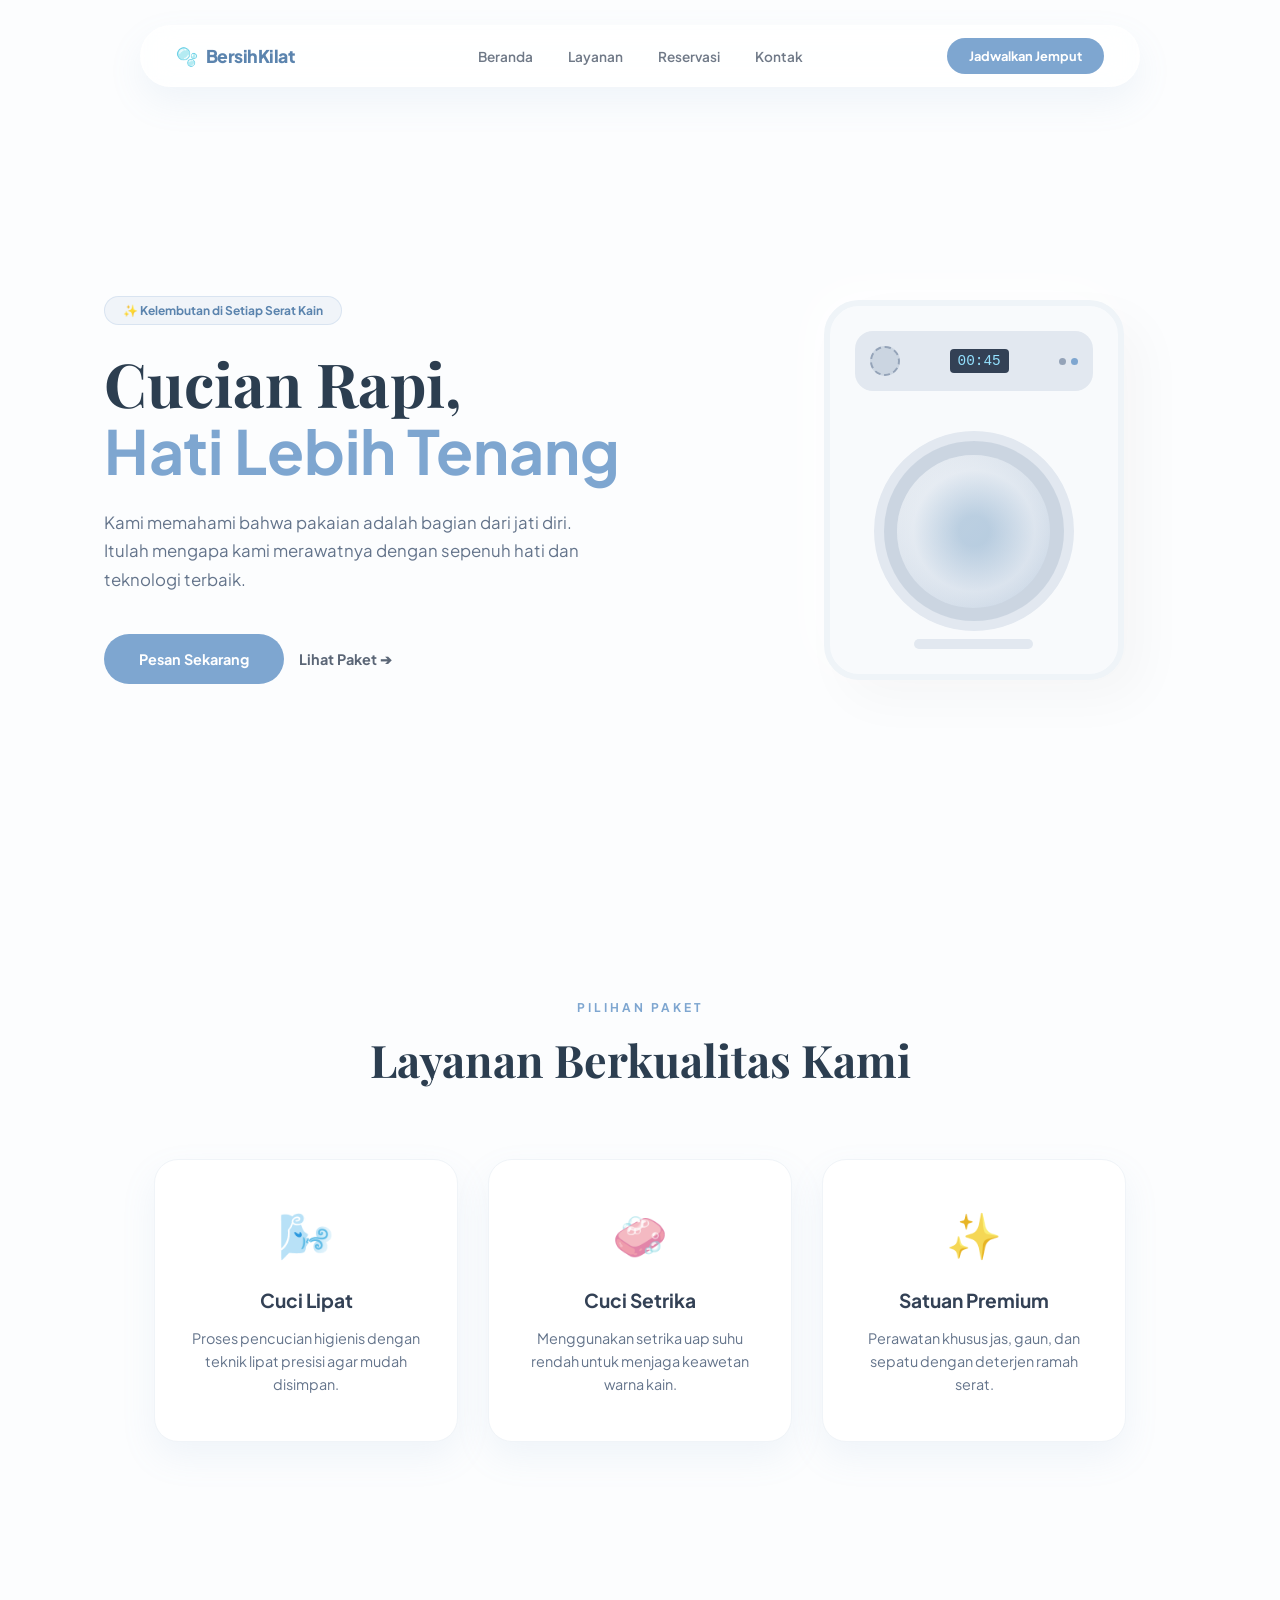
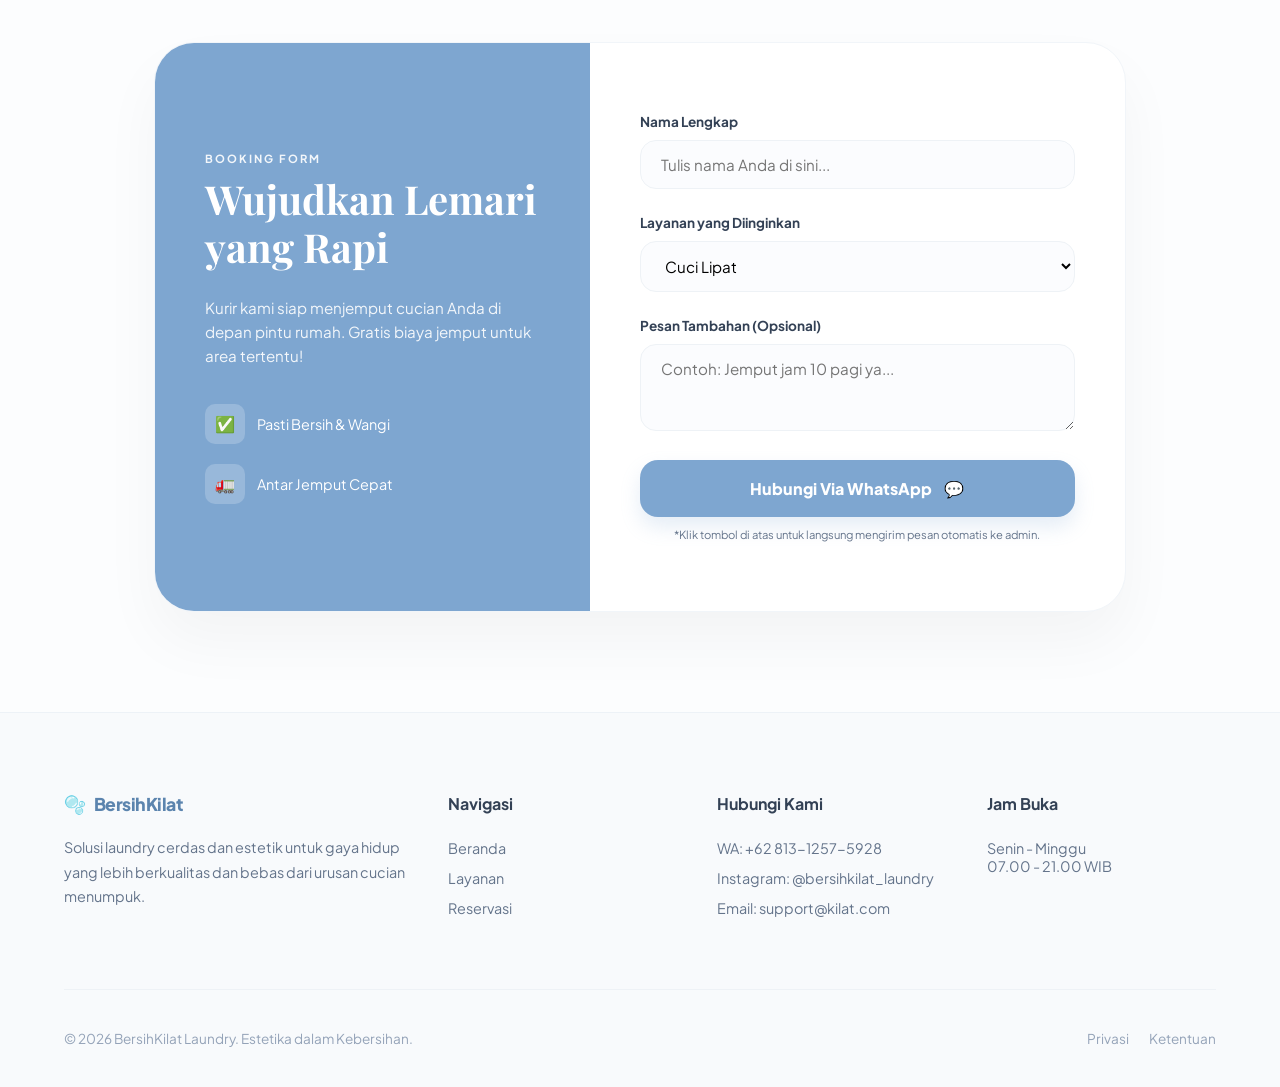
<file: laundry/index.html>
<!DOCTYPE html>
<html lang="id">
<head>
  <meta charset="UTF-8" />
  <meta name="viewport" content="width=device-width, initial-scale=1.0"/>
  <title>BersihKilat Laundry | Premium & Calm</title>
  

  <link href="https://fonts.googleapis.com/css2?family=Plus+Jakarta+Sans:wght@300;400;500;600;700;800&family=Playfair+Display:wght@700;900&display=swap" rel="stylesheet"/>
  <link rel="stylesheet" href="style.css">
  <style>
    
  </style>
</head>
<body>

  <header>
    <div class="logo">
      <span>🫧</span>
      <span>BersihKilat</span>
    </div>
    <nav>
      <a href="#home">Beranda</a>
      <a href="#layanan">Layanan</a>
      <a href="#reservasi">Reservasi</a>
      <a href="#kontak">Kontak</a>
    </nav>
    <a href="#reservasi" class="btn-nav">Jadwalkan Jemput</a>
  </header>


  <section class="hero" id="home">
    <div class="hero-content">
      <span class="hero-tag">✨ Kelembutan di Setiap Serat Kain</span>
      <h1>Cucian Rapi,<br/><span>Hati Lebih Tenang</span></h1>
      <p class="hero-sub">Kami memahami bahwa pakaian adalah bagian dari jati diri. Itulah mengapa kami merawatnya dengan sepenuh hati dan teknologi terbaik.</p>
      
      <div style="display:flex; gap:15px; margin-top:10px;">
        <a href="#reservasi" class="btn-nav" style="padding:16px 35px; font-size:0.9rem;">Pesan Sekarang</a>
        <a href="#layanan" style="text-decoration:none; color:var(--text-dark); font-weight:700; display:flex; align-items:center; gap:8px; font-size:0.9rem; opacity:0.8;">Lihat Paket ➔</a>
      </div>
    </div>

    <div class="hero-image">
      <div class="machine-wrap">
        <div class="machine-panel">
          <div class="knob"></div>
          <div class="led-display"></div>
          <div style="display:flex; gap:5px;">
            <div style="width:7px; height:7px; border-radius:50%; background:#94a3b8;"></div>
            <div style="width:7px; height:7px; border-radius:50%; background:#7ea6d0;"></div>
          </div>
        </div>
        <div class="machine-door">
          <div class="door-glass">
            <div class="clothes-spin"></div>
          </div>
        </div>
        <div style="margin-top:auto; height:10px; background:#e2e8f0; border-radius:10px; width:50%; align-self:center;"></div>
      </div>
    </div>
  </section>


  <section id="layanan">
    <div class="section-header">
      <span class="section-tag">Pilihan Paket</span>
      <h2>Layanan Berkualitas Kami</h2>
    </div>
    <div class="cards">
      <div class="card">
        <span class="card-icon">🌬️</span>
        <h3>Cuci Lipat</h3>
        <p>Proses pencucian higienis dengan teknik lipat presisi agar mudah disimpan.</p>
      </div>
      <div class="card">
        <span class="card-icon">🧼</span>
        <h3>Cuci Setrika</h3>
        <p>Menggunakan setrika uap suhu rendah untuk menjaga keawetan warna kain.</p>
      </div>
      <div class="card">
        <span class="card-icon">✨</span>
        <h3>Satuan Premium</h3>
        <p>Perawatan khusus jas, gaun, dan sepatu dengan deterjen ramah serat.</p>
      </div>
    </div>
  </section>

 
  <section id="reservasi">
    <div class="reservasi-container">
      <div class="reservasi-info">
        <span style="font-weight:700; text-transform:uppercase; letter-spacing:2px; font-size:0.7rem; opacity:0.9; margin-bottom:10px; display:block;">Booking Form</span>
        <h2>Wujudkan Lemari yang Rapi</h2>
        <p style="margin-bottom:35px; opacity:0.9; line-height:1.6; font-size:0.95rem;">Kurir kami siap menjemput cucian Anda di depan pintu rumah. Gratis biaya jemput untuk area tertentu!</p>
        <div style="display:flex; flex-direction:column; gap:20px;">
          <div style="display:flex; align-items:center; gap:12px;">
            <div style="width:40px; height:40px; background:rgba(255,255,255,0.2); border-radius:10px; display:flex; align-items:center; justify-content:center;">✅</div>
            <span style="font-size:0.9rem;">Pasti Bersih & Wangi</span>
          </div>
          <div style="display:flex; align-items:center; gap:12px;">
            <div style="width:40px; height:40px; background:rgba(255,255,255,0.2); border-radius:10px; display:flex; align-items:center; justify-content:center;">🚛</div>
            <span style="font-size:0.9rem;">Antar Jemput Cepat</span>
          </div>
        </div>
      </div>
      
      <div class="reservasi-form">
       
        <form action="https://wa.me/6281312575928" method="GET" target="_blank">
    
          <input type="hidden" name="text" value="Halo, ini mau laundry berapa kg, boleh tanya-tanya ya?">
          
          <div class="form-group">
            <label>Nama Lengkap</label>
            <input type="text" placeholder="Tulis nama Anda di sini..." required />
          </div>
          <div class="form-group">
            <label>Layanan yang Diinginkan</label>
            <select>
              <option value="Cuci Lipat">Cuci Lipat</option>
              <option value="Cuci Setrika">Cuci Setrika</option>
              <option value="Premium Satuan">Premium Satuan</option>
            </select>
          </div>
          <div class="form-group">
            <label>Pesan Tambahan (Opsional)</label>
            <textarea rows="3" placeholder="Contoh: Jemput jam 10 pagi ya..."></textarea>
          </div>
          <button type="submit" class="btn-submit">
            <span>Hubungi Via WhatsApp</span>
            <span>💬</span>
          </button>
          <p style="font-size: 0.7rem; color: var(--text-gray); margin-top: 10px; text-align: center;">
            *Klik tombol di atas untuk langsung mengirim pesan otomatis ke admin.
          </p>
        </form>
      </div>
    </div>
  </section>


  <footer>
    <div class="footer-grid">
      <div class="footer-brand">
        <div class="logo">
          <span>🫧</span>
          <span>BersihKilat</span>
        </div>
        <p>Solusi laundry cerdas dan estetik untuk gaya hidup yang lebih berkualitas dan bebas dari urusan cucian menumpuk.</p>
      </div>
      <div class="footer-links">
        <h4>Navigasi</h4>
        <a href="#home">Beranda</a>
        <a href="#layanan">Layanan</a>
        <a href="#reservasi">Reservasi</a>
      </div>
      <div class="footer-links">
        <h4>Hubungi Kami</h4>
        <a href="https://wa.me/6281312575928">WA: +62 813-1257-5928</a>
        <a href="#">Instagram: @bersihkilat_laundry</a>
        <a href="#">Email: support@kilat.com</a>
      </div>
      <div class="footer-links">
        <h4>Jam Buka</h4>
        <p style="color:var(--text-gray); font-size:0.9rem;">Senin - Minggu<br>07.00 - 21.00 WIB</p>
      </div>
    </div>
    <div class="footer-bottom">
      <p>© 2026 BersihKilat Laundry. Estetika dalam Kebersihan.</p>
      <div style="display:flex; gap:20px;">
        <p>Privasi</p>
        <p>Ketentuan</p>
      </div>
    </div>
  </footer>

</body>
</html>
</file>
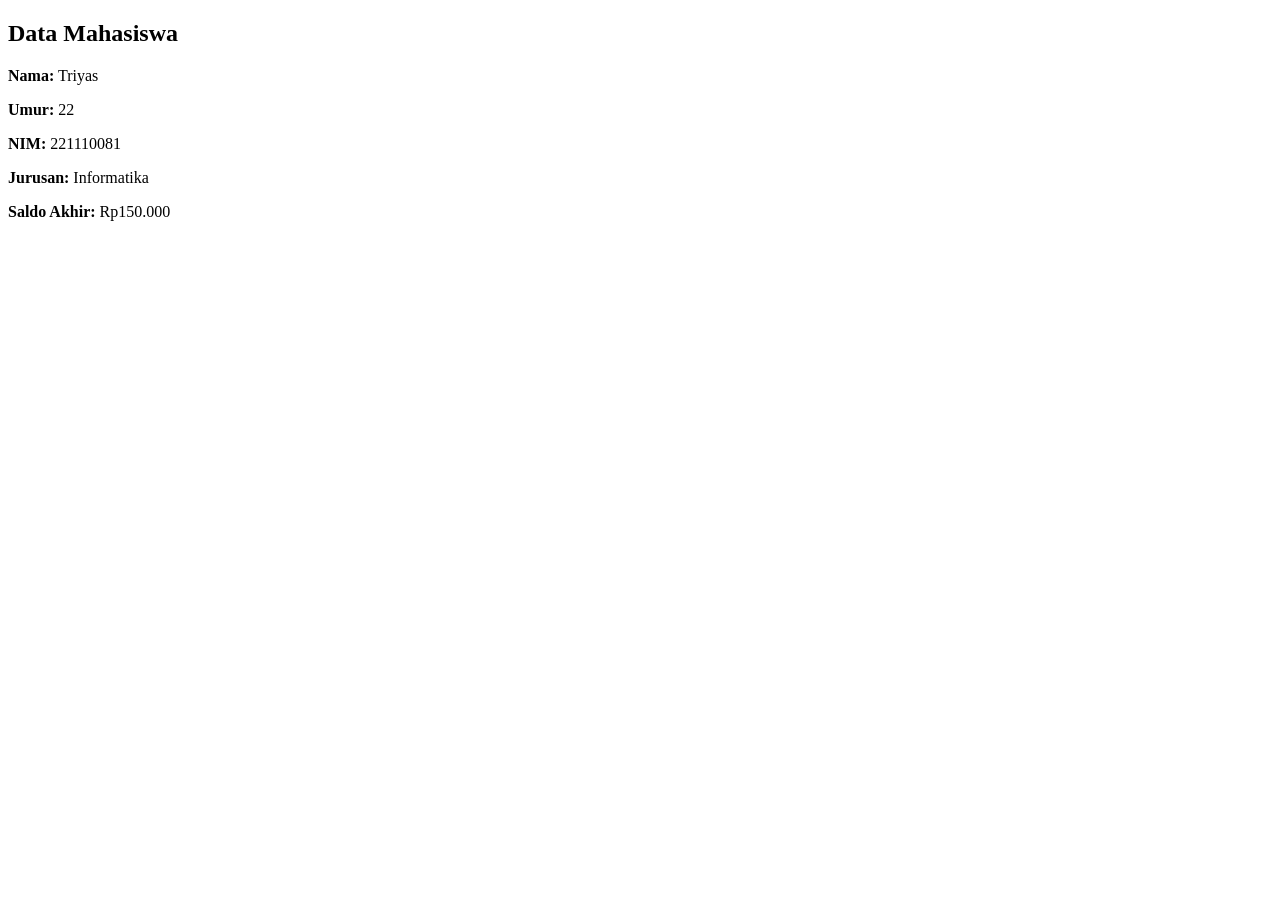
<file: p9/index.html>
<!DOCTYPE html>
<html lang="en">
<head>
    <meta charset="UTF-8">
    <meta name="viewport" content="width=device-width, initial-scale=1">
    <title>Mahasiswa</title>
</head>
<body>
    <div id="output"></div>
   <script type="module" src="app.js"></script>
</body>
</html>
</file>
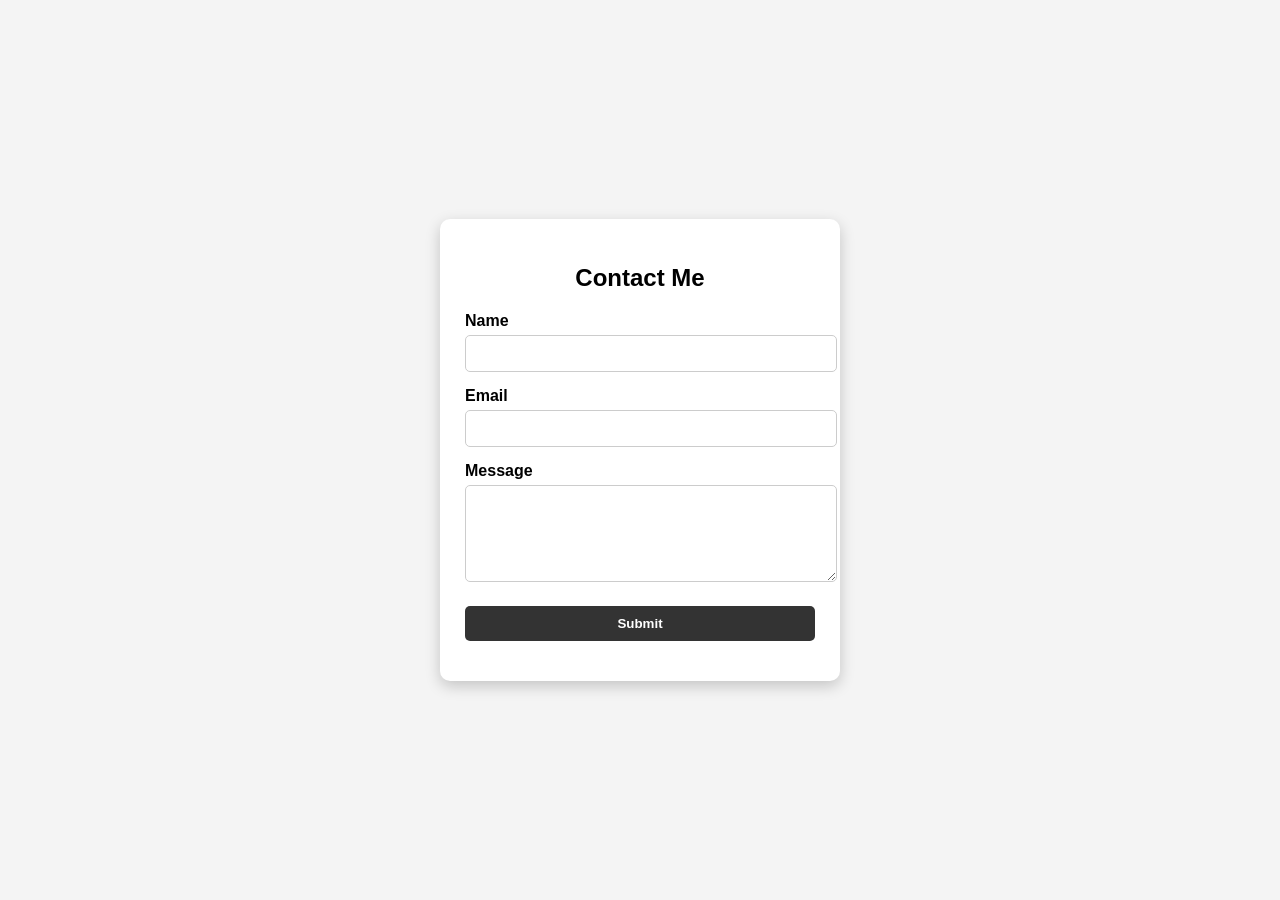
<file: form.html>
<!DOCTYPE html>
<html lang="en">
<head>
    <meta charset="UTF-8">
    <meta name="viewport" content="width=device-width, initial-scale=1.0">
    <title>Contact Me</title>

    <style>
        body {
            font-family: Arial, sans-serif;
            background: #f4f4f4;
            display: flex;
            justify-content: center;
            align-items: center;
            height: 100vh;
            margin: 0;
        }

        .form-container {
            background: white;
            padding: 25px;
            border-radius: 10px;
            width: 350px;
            box-shadow: 0 5px 15px rgba(0,0,0,0.2);
        }

        h2 {
            text-align: center;
            margin-bottom: 20px;
        }

        label {
            font-weight: bold;
        }

        input, textarea {
            width: 100%;
            padding: 10px;
            margin-top: 5px;
            margin-bottom: 15px;
            border: 1px solid #ccc;
            border-radius: 5px;
        }

        input:focus, textarea:focus {
            border-color: #333;
            outline: none;
        }

        input[type="submit"] {
            background: #333;
            color: white;
            border: none;
            cursor: pointer;
            font-weight: bold;
        }

        input[type="submit"]:hover {
            background: #555;
        }
    </style>
</head>

<body>

    <div class="form-container">
        <h2>Contact Me</h2>

        <form action="/submit" method="post">

            <label for="name">Name</label>
            <input type="text" id="name" name="name" required>

            <label for="email">Email</label>
            <input type="email" id="email" name="email" required>

            <label for="message">Message</label>
            <textarea id="message" name="message" rows="5" required></textarea>

            <input type="submit" value="Submit">

        </form>
    </div>

</body>
</html>
</file>
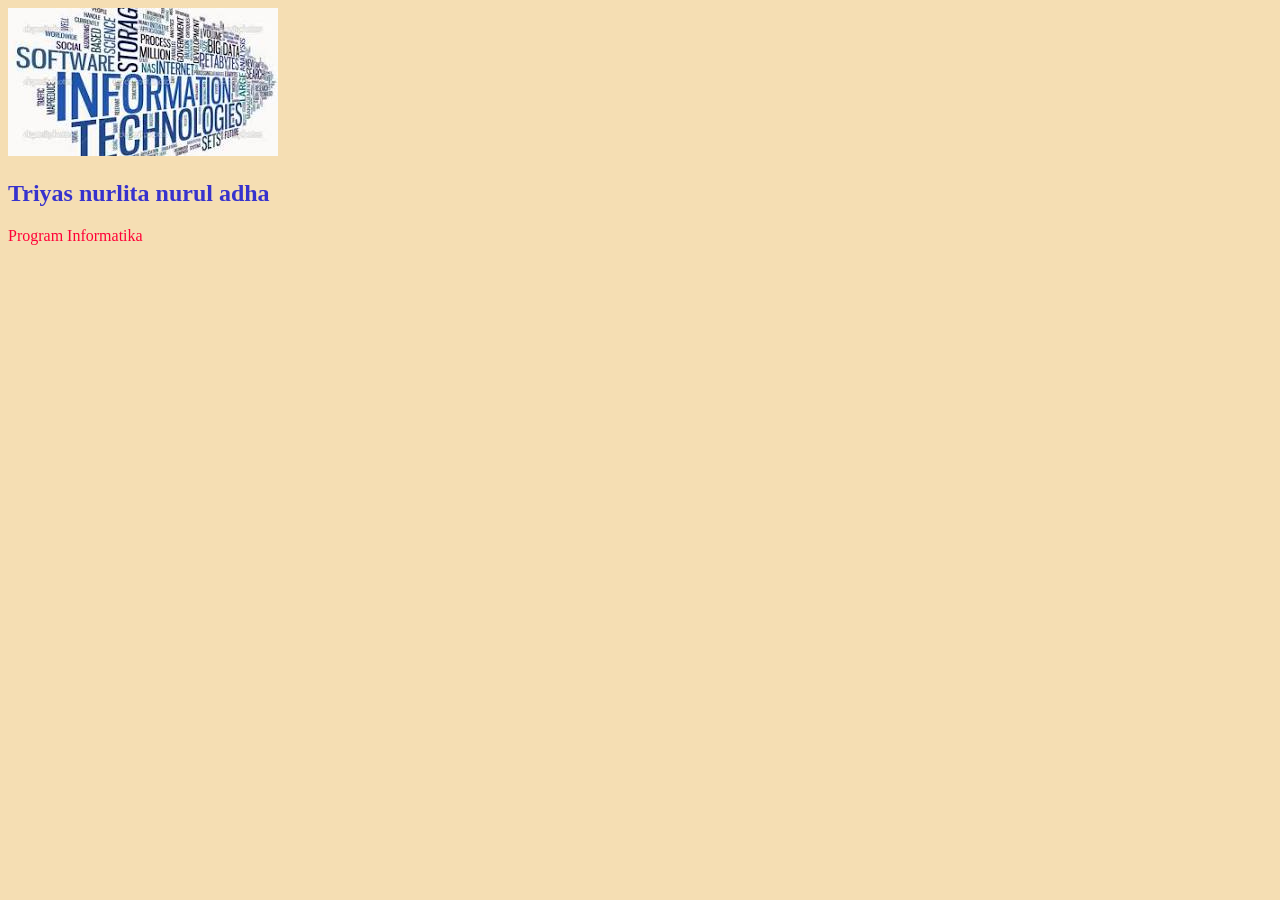
<file: inlinecss.html>
<!DOCTYPE html>
<html lang="en">
<head>
    <meta charset="UTF-8">
    <meta name="viewport" content="width=device-width, initial-scale=1.0">
    <title>Document</title>
</head>
<body style="background-color: wheat;">

    <img src="[data-uri]"/>

    <h2 style="color: rgb(55, 50, 205);">Triyas nurlita nurul adha</h2>

    <p style="color: rgb(255, 0, 55);">Program Informatika</p>

</body>
</html>
</file>
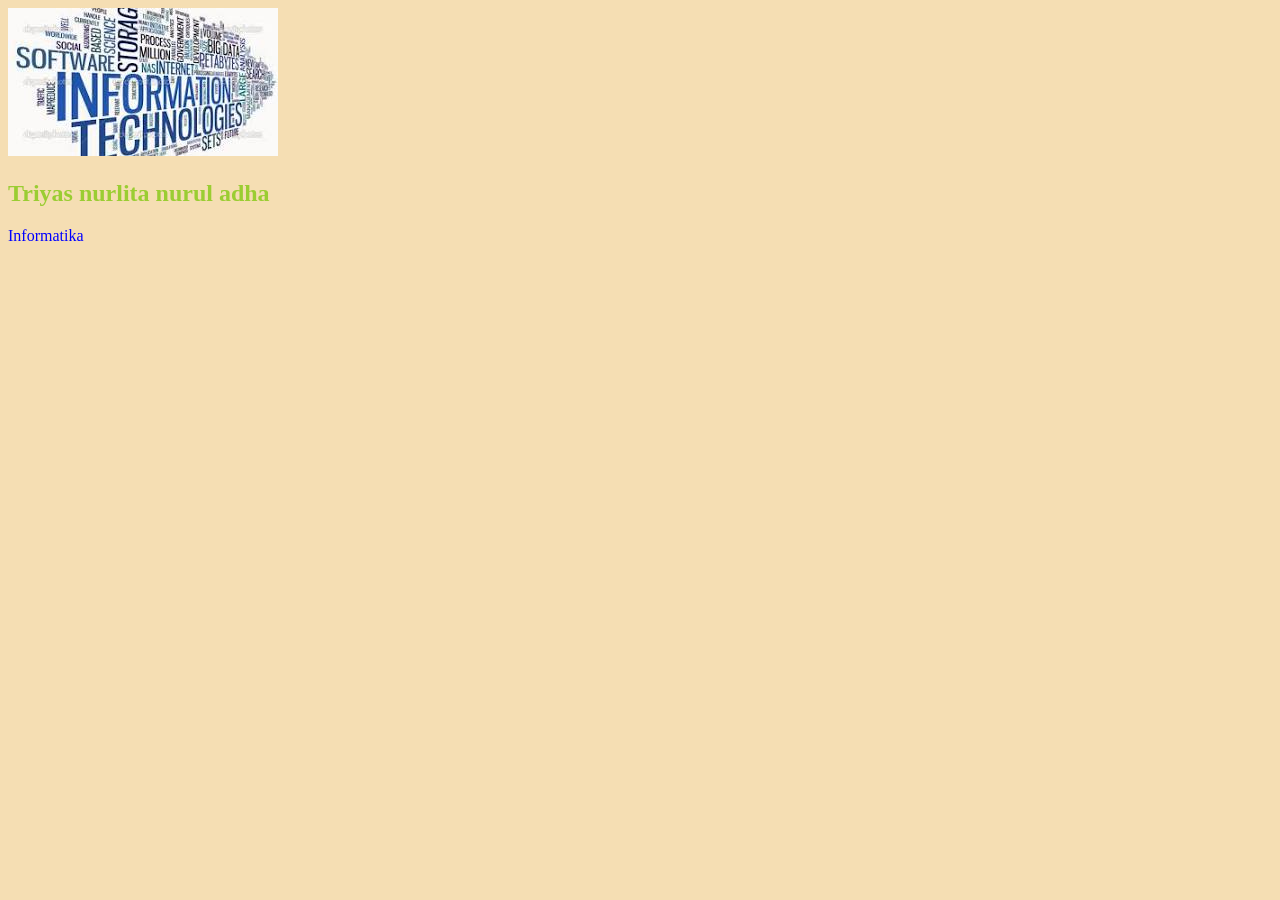
<file: internalcss.html>
<!DOCTYPE html>
<html lang="en">
<head>
    <meta charset="UTF-8">
    <meta name="viewport" content="width=device-width, initial-scale=1.0">
    <title>internalcss</title>

    <style>
        body {
            background-color: wheat;
        }
        h2 {
            color: yellowgreen;
        }
        p {
            color: blue;
        }
    </style>

</head>
<body>

    <img src="[data-uri]"/>
    <h2>Triyas nurlita nurul adha</h2>
    <p>Informatika</p>

</body>
</html>
</file>
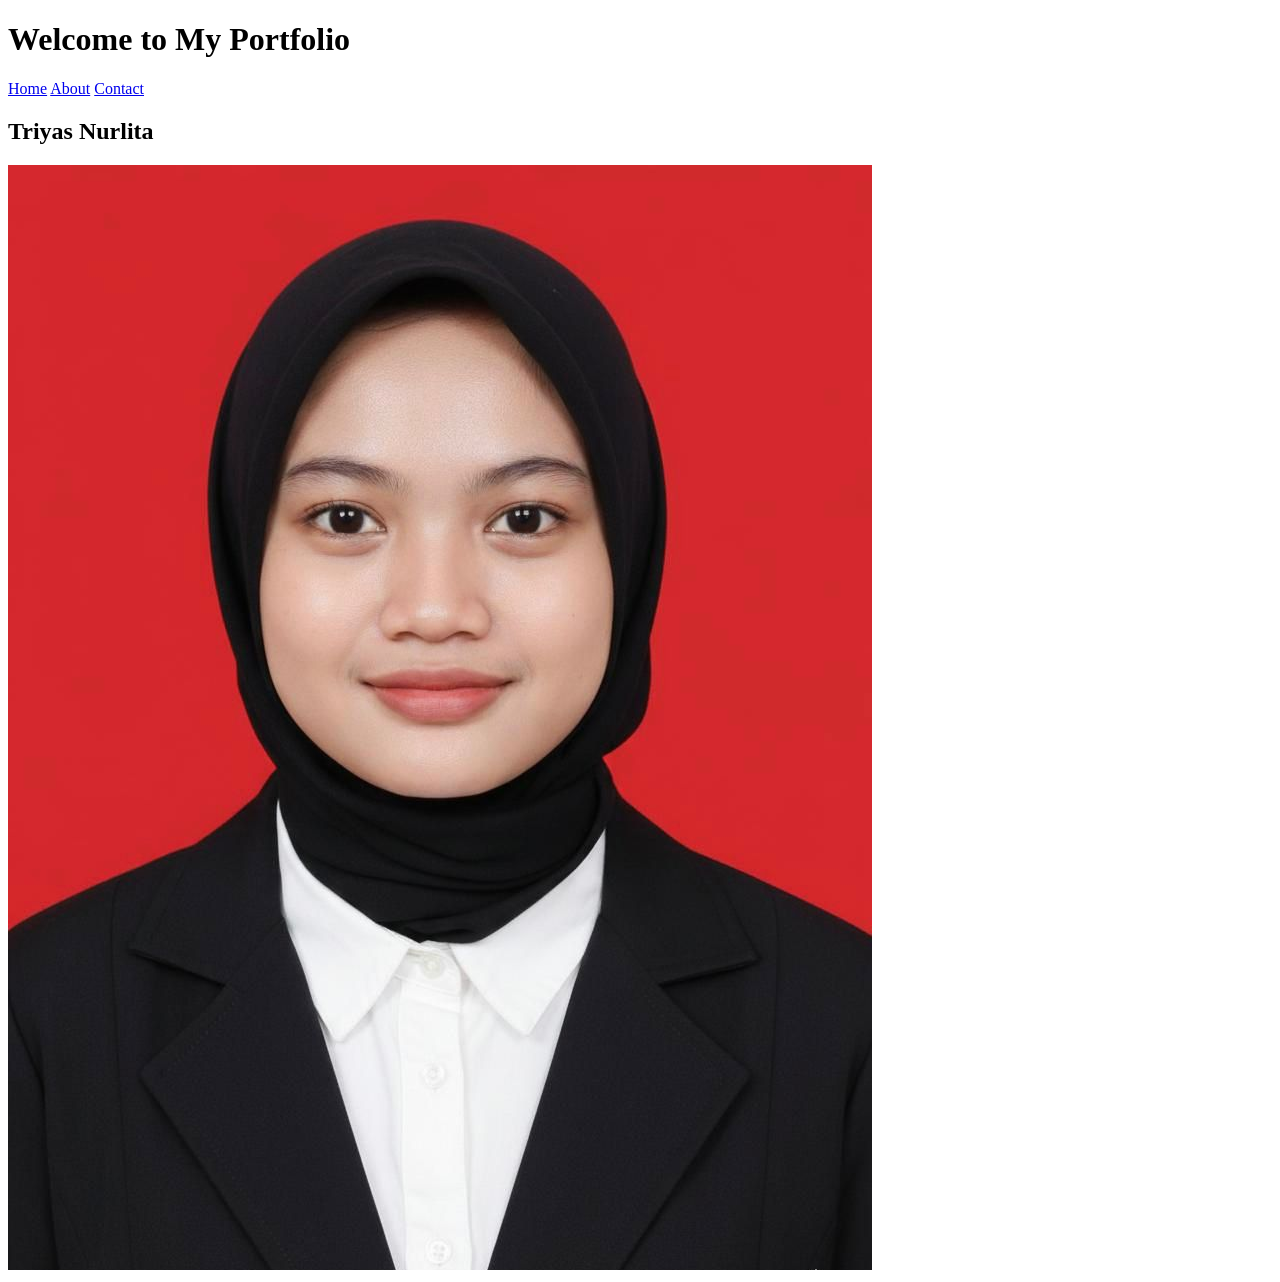
<file: nav.html>
<!DOCTYPE html>
<html lang="en">
<head>
    <meta charset="UTF-8">
    <meta name="viewport" content="width=device-width, initial-scale=1.0">
    <title>Portfolio</title>
</head>
<body>

    <header>
        <h1>Welcome to My Portfolio</h1>
    </header>

    <nav>
        <a href="/">Home</a>
        <a href="/about">About</a>
        <a href="/contact">Contact</a>
    </nav>

    <h2>Triyas Nurlita</h2>
    <img src="tyas1.jpeg">

</body>
</html>
</file>
<file: laundry/style.css>
:root {
      
      --primary: #7ea6d0; 
      --primary-dark: #5b84ae;
      --primary-soft: #f0f4f9;
      --secondary: #a3c1da;
      --accent: #94a3b8;
      --bg-light: #fcfdfe; 
      --text-dark: #334155;
      --text-gray: #64748b;
      --white: #ffffff;
      --radius: 24px;
      --shadow: 0 15px 35px rgba(126, 166, 208, 0.1);
    }

    * {
      margin: 0;
      padding: 0;
      box-sizing: border-box;
      font-family: 'Plus Jakarta Sans', sans-serif;
      scroll-behavior: smooth;
    }

    body {
      background-color: var(--bg-light);
      color: var(--text-dark);
      overflow-x: hidden;
    }

  
    header {
      position: fixed;
      top: 25px;
      left: 50%;
      transform: translateX(-50%);
      width: 90%;
      max-width: 1000px;
      background: rgba(255, 255, 255, 0.75);
      backdrop-filter: blur(15px);
      padding: 12px 35px;
      border-radius: 50px;
      display: flex;
      justify-content: space-between;
      align-items: center;
      z-index: 1000;
      box-shadow: var(--shadow);
      border: 1px solid rgba(255,255,255,0.4);
    }

    .logo {
      display: flex;
      align-items: center;
      gap: 8px;
      font-weight: 800;
      font-size: 1.1rem;
      color: var(--primary-dark);
      letter-spacing: -0.5px;
    }

    nav {
      display: flex;
      gap: 35px;
      position: absolute;
      left: 50%;
      transform: translateX(-50%);
    }

    nav a {
      text-decoration: none;
      color: var(--text-dark);
      font-weight: 600;
      font-size: 0.85rem;
      transition: 0.3s;
      opacity: 0.7;
    }

    nav a:hover {
      color: var(--primary-dark);
      opacity: 1;
    }

    .btn-nav {
      background: var(--primary);
      color: white;
      padding: 10px 22px;
      border-radius: 25px;
      text-decoration: none;
      font-weight: 700;
      font-size: 0.8rem;
      transition: 0.4s;
    }

    .btn-nav:hover {
      background: var(--primary-dark);
      box-shadow: 0 8px 20px rgba(126, 166, 208, 0.3);
    }

    .hero {
      padding: 160px 5% 80px;
      display: flex;
      align-items: center;
      justify-content: center;
      gap: 60px;
      min-height: 100vh;
      max-width: 1200px;
      margin: 0 auto;
    }

    .hero-content {
      flex: 1.2;
    }

    .hero-tag {
      display: inline-block;
      padding: 6px 18px;
      background: var(--primary-soft);
      color: var(--primary-dark);
      border-radius: 30px;
      font-weight: 700;
      font-size: 0.75rem;
      margin-bottom: 25px;
      border: 1px solid rgba(126, 166, 208, 0.2);
    }

    h1 {
      font-family: 'Playfair Display', serif;
      font-size: 3.8rem;
      line-height: 1.1;
      margin-bottom: 25px;
      color: #2c3e50;
    }

    h1 span {
      color: var(--primary);
    }

    .hero-sub {
      color: var(--text-gray);
      font-size: 1.05rem;
      line-height: 1.7;
      margin-bottom: 40px;
      max-width: 480px;
    }

  
    .hero-image {
      flex: 0.8;
      display: flex;
      justify-content: center;
    }

    .machine-wrap {
      width: 300px;
      height: 380px;
      background: #f8fafc;
      border-radius: 35px;
      padding: 25px;
      display: flex;
      flex-direction: column;
      position: relative;
      box-shadow: 20px 20px 50px rgba(0,0,0,0.03), -10px -10px 50px #ffffff;
      border: 6px solid #eff4f8;
    }

    .machine-panel {
      height: 60px;
      background: #e2e8f0;
      border-radius: 18px;
      display: flex;
      align-items: center;
      padding: 0 15px;
      justify-content: space-between;
      margin-bottom: 40px;
    }

    .knob {
      width: 30px;
      height: 30px;
      background: #cbd5e1;
      border-radius: 50%;
      border: 2px dashed #94a3b8;
      animation: rotate 15s linear infinite;
    }

    .led-display {
      background: #334155;
      color: #94e2ff;
      padding: 4px 8px;
      border-radius: 4px;
      font-family: monospace;
      font-size: 0.9rem;
      position: relative;
    }

    .led-display::after {
      content: "00:45";
      animation: cssTimer 60s steps(60) infinite;
    }

    @keyframes cssTimer {
      0% { content: "00:59"; }
      2% { content: "00:58"; }
      4% { content: "00:56"; }
      100% { content: "00:00"; }
    }

    .machine-door {
      width: 200px;
      height: 200px;
      background: #cbd5e1;
      border-radius: 50%;
      margin: 0 auto;
      border: 10px solid #e2e8f0;
      display: flex;
      align-items: center;
      justify-content: center;
      position: relative;
      overflow: hidden;
    }

    .door-glass {
      width: 85%;
      height: 85%;
      background: linear-gradient(135deg, rgba(255,255,255,0.5), rgba(126, 166, 208, 0.2));
      border-radius: 50%;
      position: relative;
      overflow: hidden;
    }

    .clothes-spin {
      width: 140%;
      height: 140%;
      background: radial-gradient(circle, var(--secondary) 10%, var(--primary-soft) 40%, transparent 70%);
      position: absolute;
      top: -20%;
      left: -20%;
      opacity: 0.5;
      border-radius: 45%;
      animation: spin 4s linear infinite;
    }

    @keyframes spin {
      from { transform: rotate(0deg); }
      to { transform: rotate(360deg); }
    }

    @keyframes rotate {
      from { transform: rotate(0deg); }
      to { transform: rotate(360deg); }
    }

    /* --- SECTION GENERAL --- */
    section {
      padding: 100px 5%;
      max-width: 1100px;
      margin: 0 auto;
    }

    .section-header {
      text-align: center;
      margin-bottom: 70px;
    }

    .section-tag {
      color: var(--primary);
      font-weight: 700;
      text-transform: uppercase;
      letter-spacing: 3px;
      font-size: 0.75rem;
      display: block;
      margin-bottom: 15px;
    }

    .section-header h2 {
      font-family: 'Playfair Display', serif;
      font-size: 2.8rem;
      color: #2c3e50;
    }


    .cards {
      display: grid;
      grid-template-columns: repeat(auto-fit, minmax(240px, 1fr));
      gap: 30px;
    }

    .card {
      background: var(--white);
      padding: 45px 30px;
      border-radius: var(--radius);
      box-shadow: var(--shadow);
      transition: 0.4s cubic-bezier(0.175, 0.885, 0.32, 1.275);
      text-align: center;
      border: 1px solid #f0f4f8;
    }

    .card:hover {
      transform: translateY(-12px);
      border-color: var(--primary);
      box-shadow: 0 25px 50px rgba(126, 166, 208, 0.15);
    }

    .card-icon {
      font-size: 2.8rem;
      margin-bottom: 25px;
      display: block;
      filter: grayscale(0.2);
    }

    .card h3 {
      margin-bottom: 15px;
      font-size: 1.2rem;
      color: #334155;
    }

    .card p {
      color: var(--text-gray);
      font-size: 0.9rem;
      line-height: 1.6;
    }


    .reservasi-container {
      display: flex;
      background: var(--white);
      border-radius: 40px;
      overflow: hidden;
      box-shadow: 0 30px 60px rgba(0,0,0,0.04);
      border: 1px solid #f1f5f9;
    }

    .reservasi-info {
      flex: 1;
      background: var(--primary);
      color: white;
      padding: 70px 50px;
      display: flex;
      flex-direction: column;
      justify-content: center;
    }

    .reservasi-info h2 {
      font-family: 'Playfair Display', serif;
      font-size: 2.5rem;
      margin-bottom: 25px;
      line-height: 1.2;
    }

    .reservasi-form {
      flex: 1.3;
      padding: 70px 50px;
    }

    .form-group {
      margin-bottom: 25px;
    }

    .form-group label {
      display: block;
      font-weight: 700;
      margin-bottom: 10px;
      font-size: 0.85rem;
      color: var(--text-dark);
    }

    .form-group input, .form-group select, .form-group textarea {
      width: 100%;
      padding: 14px 20px;
      border: 1.5px solid #eef2f6;
      border-radius: 16px;
      outline: none;
      font-size: 0.95rem;
      transition: 0.3s;
      background: #fbfcfe;
    }

    .form-group input:focus {
      border-color: var(--primary);
      background: #fff;
    }

    .btn-submit {
      width: 100%;
      background: var(--primary);
      color: white;
      border: none;
      padding: 18px;
      border-radius: 18px;
      font-weight: 800;
      font-size: 1rem;
      cursor: pointer;
      transition: 0.4s;
      display: flex;
      align-items: center;
      justify-content: center;
      gap: 12px;
      box-shadow: 0 10px 20px rgba(126, 166, 208, 0.2);
      text-decoration: none;
    }

    .btn-submit:hover {
      background: var(--primary-dark);
      transform: translateY(-3px);
      box-shadow: 0 15px 30px rgba(126, 166, 208, 0.3);
    }

  
    footer {
      background: #f8fafc;
      color: var(--text-dark);
      padding: 80px 5% 40px;
      border-top: 1px solid #edf2f7;
    }

    .footer-grid {
      display: grid;
      grid-template-columns: 1.5fr 1fr 1fr 1fr;
      gap: 40px;
      margin-bottom: 60px;
    }

    .footer-brand .logo {
      margin-bottom: 20px;
    }

    .footer-brand p {
      color: var(--text-gray);
      line-height: 1.7;
      font-size: 0.9rem;
    }

    .footer-links h4 {
      margin-bottom: 25px;
      font-size: 1rem;
      color: var(--text-dark);
    }

    .footer-links a {
      display: block;
      color: var(--text-gray);
      text-decoration: none;
      margin-bottom: 12px;
      transition: 0.3s;
      font-size: 0.9rem;
    }

    .footer-links a:hover {
      color: var(--primary);
      transform: translateX(5px);
    }

    .footer-bottom {
      padding-top: 40px;
      border-top: 1px solid #eef2f6;
      display: flex;
      justify-content: space-between;
      color: #94a3b8;
      font-size: 0.85rem;
    }

    /* Mobile Responsive */
    @media (max-width: 900px) {
      .hero { flex-direction: column; text-align: center; padding-top: 130px; }
      h1 { font-size: 2.8rem; }
      nav { display: none; }
      .reservasi-container { flex-direction: column; }
      .footer-grid { grid-template-columns: 1fr 1fr; }
    }
</file>
